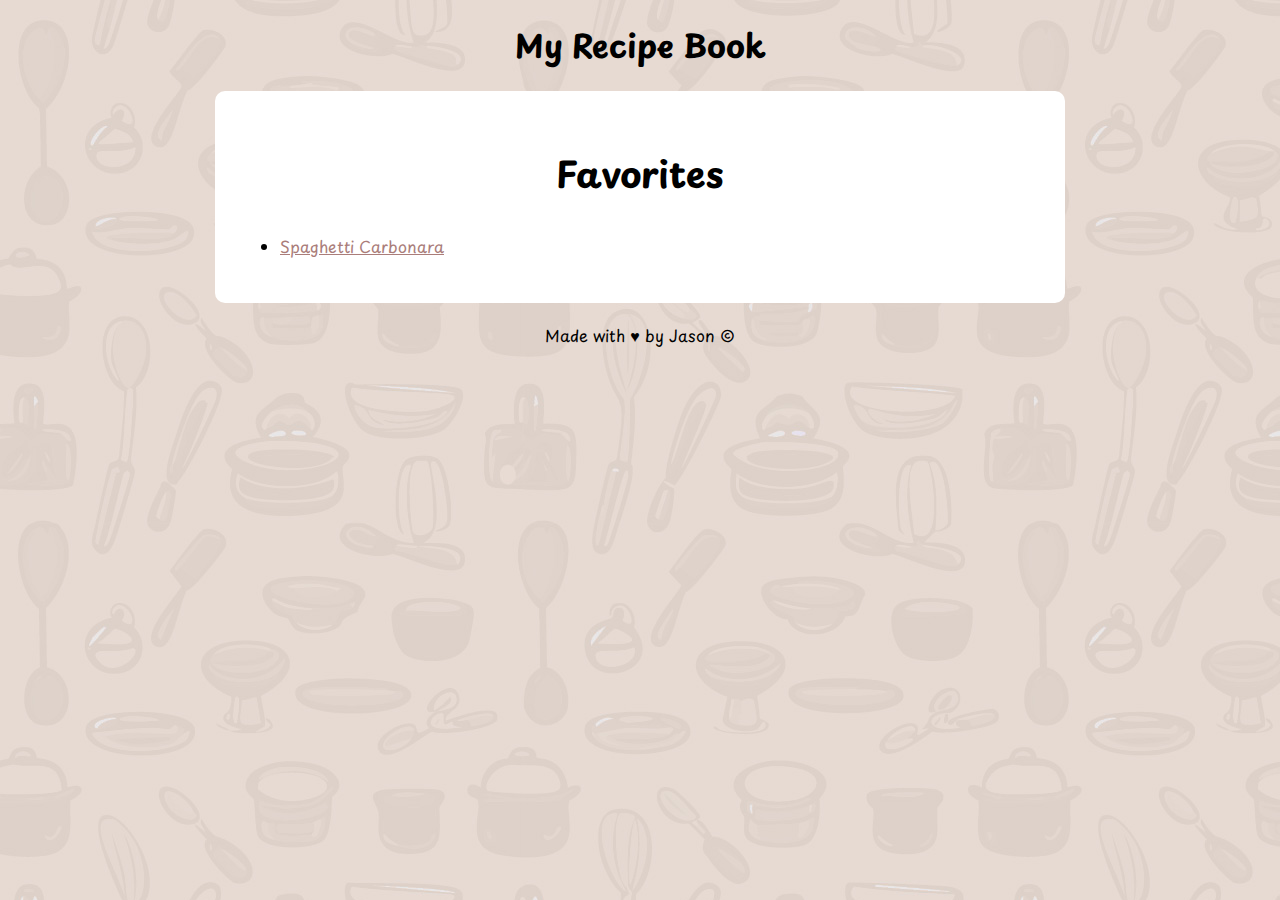
<file: index.html>
<!DOCTYPE html>
<html>
    <head>
        <title>Spaghetti Carbonara</title>
        <link rel="stylesheet" href="styles.css">
    </head>
    <body>
        <header>
            <h1>My Recipe Book</h1>
        </header>
        <nav></nav>
        <main>
            <h2>Favorites</h2>
            <ul>
                <li><a href="carbonara.html">Spaghetti Carbonara</a></li>
            </ul>
        </main>
        <footer>
            <p>Made with &hearts; by Jason &copy;</p>
        </footer>
    </body>
</html>
</file>
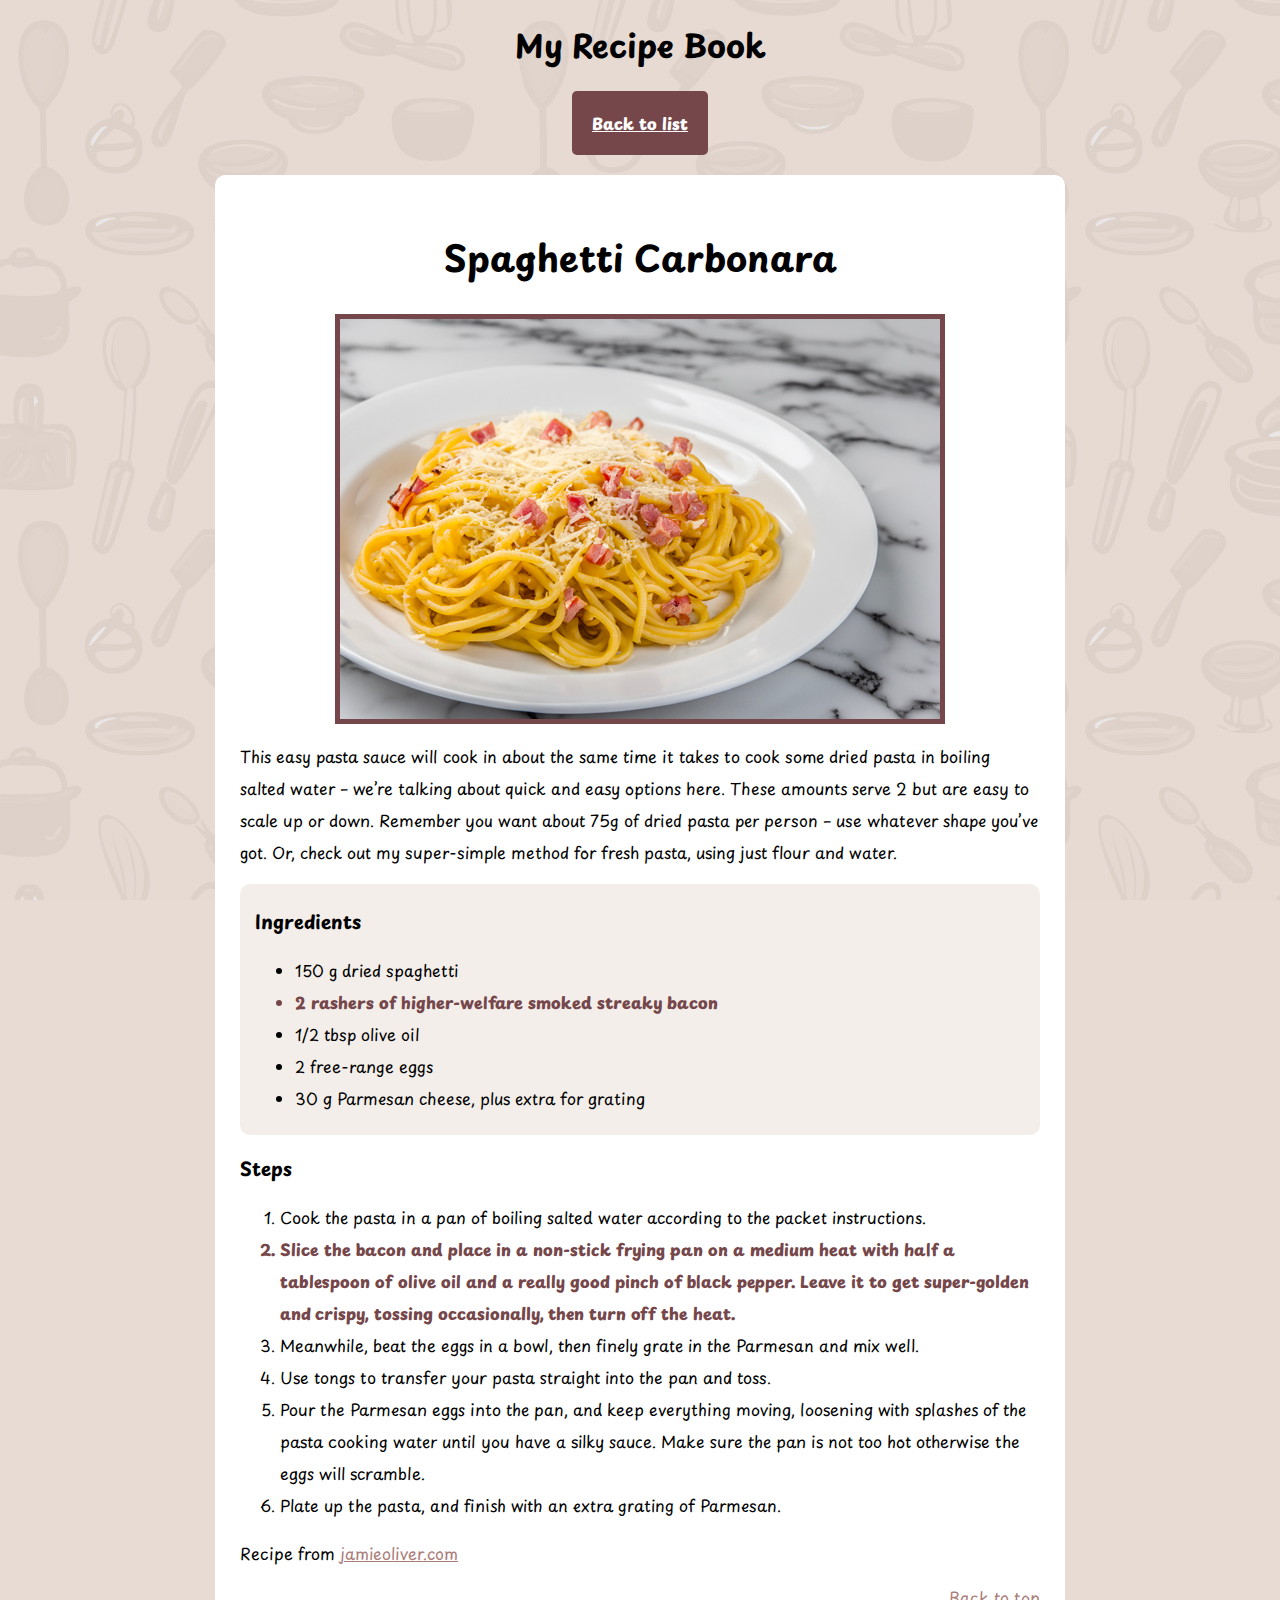
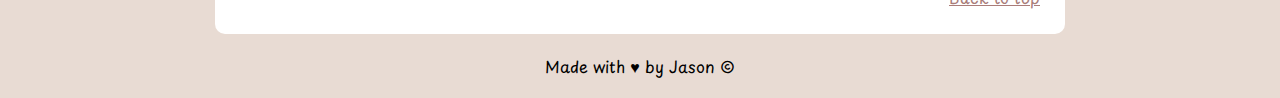
<file: carbonara.html>
<!DOCTYPE html>
<html>
    <head>
        <title>Spaghetti Carbonara</title>
        <link rel="stylesheet" href="styles.css">
    </head>
    <body>
        <header id="top">
            <h1>My Recipe Book</h1>
        </header>
        <nav>
            <a href="index.html">Back to list</a>
        </nav>
        
        <main>
            <h2>Spaghetti Carbonara</h2>
            <div id="intro">
                <img src="img/carbonara.jpg" alt="Spaghetti Carbonara on a white plate on a grey marble tabletop">
                <p>This easy pasta sauce will cook in about the same time it takes to cook some dried pasta in boiling salted water – we’re talking about quick and easy options here. These amounts serve 2 but are easy to scale up or down. Remember you want about 75g of dried pasta per person – use whatever shape you’ve got. Or, check out my super-simple method for fresh pasta, using just flour and water.</p>
            </div>
            <div id="ingredients">
                <h3>Ingredients</h3>
                <ul>
                    <li>150 g dried spaghetti</li>
                    <li class="meat">2 rashers of higher-welfare smoked streaky bacon</li>
                    <li>1/2 tbsp olive oil</li>
                    <li>2 free-range eggs</li>
                    <li>30 g Parmesan cheese, plus extra for grating</li>
                </ul>
            </div>
            
            <div id="steps">
                <h3>Steps</h3>
                <ol>
                    <li>Cook the pasta in a pan of boiling salted water according to the packet instructions.</li>
                    <li class="meat">Slice the bacon and place in a non-stick frying pan on a medium heat with half a tablespoon of olive oil and a really good pinch of black pepper. Leave it to get super-golden and crispy, tossing occasionally, then turn off the heat.</li>
                    <li>Meanwhile, beat the eggs in a bowl, then finely grate in the Parmesan and mix well.</li>
                    <li>Use tongs to transfer your pasta straight into the pan and toss.</li>
                    <li>Pour the Parmesan eggs into the pan, and keep everything moving, loosening with splashes of the pasta cooking water until you have a silky sauce. Make sure the pan is not too hot otherwise the eggs will scramble.</li>
                    <li>Plate up the pasta, and finish with an extra grating of Parmesan.</li>
                </ol>
            </div>
            <p>Recipe from <a target="_blank" href="https://www.jamieoliver.com/recipes/pasta-recipes/easy-carbonara">jamieoliver.com</a></p>
            <a href="#top" id="back-to-top">Back to top</a>
        </main>

        <footer>
            <p>Made with &hearts; by Jason &copy;</p>
        </footer>
    </body>
</html>
</file>
<file: styles.css>
@import url('https://fonts.googleapis.com/css2?family=Playpen+Sans:wght400;800&display=swap');

* {
    
}

body {
    background-color: #e8dbd3;
    font-family: "Playpen Sans", cursive;
    background-image: url('img/background.jpg');
    background-attachment: fixed;
}

.meat {
 color: #75474a;
 font-weight: 800;
}

#ingredients {
  background-color: #f3eeea;
  padding: 5px 15px;
  border-radius: 10px;
}

#intro img {
    border: #75474a 5px solid;
    display: block;
    margin: 0 auto;
    max-width: 100%;
}

a {
    color: #aa7d7a;
}

header, main, footer {
    max-width: 800px;
    margin: 0 auto;
}

main {
    background-color: white;
    padding: 25px;
    border-radius: 10px;
}

nav {
    margin-bottom: 20px;
}

footer {
    margin-top: 10px;
}

header, nav, footer {
    text-align: center;
}

h2 {
    text-align: center;
    font-size: 36px;
}

p, li {
    line-height: 2;
}

#back-to-top {
    display: block;
    text-align: right;
}

nav a {
    display: inline-block;
    padding: 20px;
    background-color: #75474a;
    border-radius: 5px;
    color: white;
    font-weight: 800;
}
</file>
